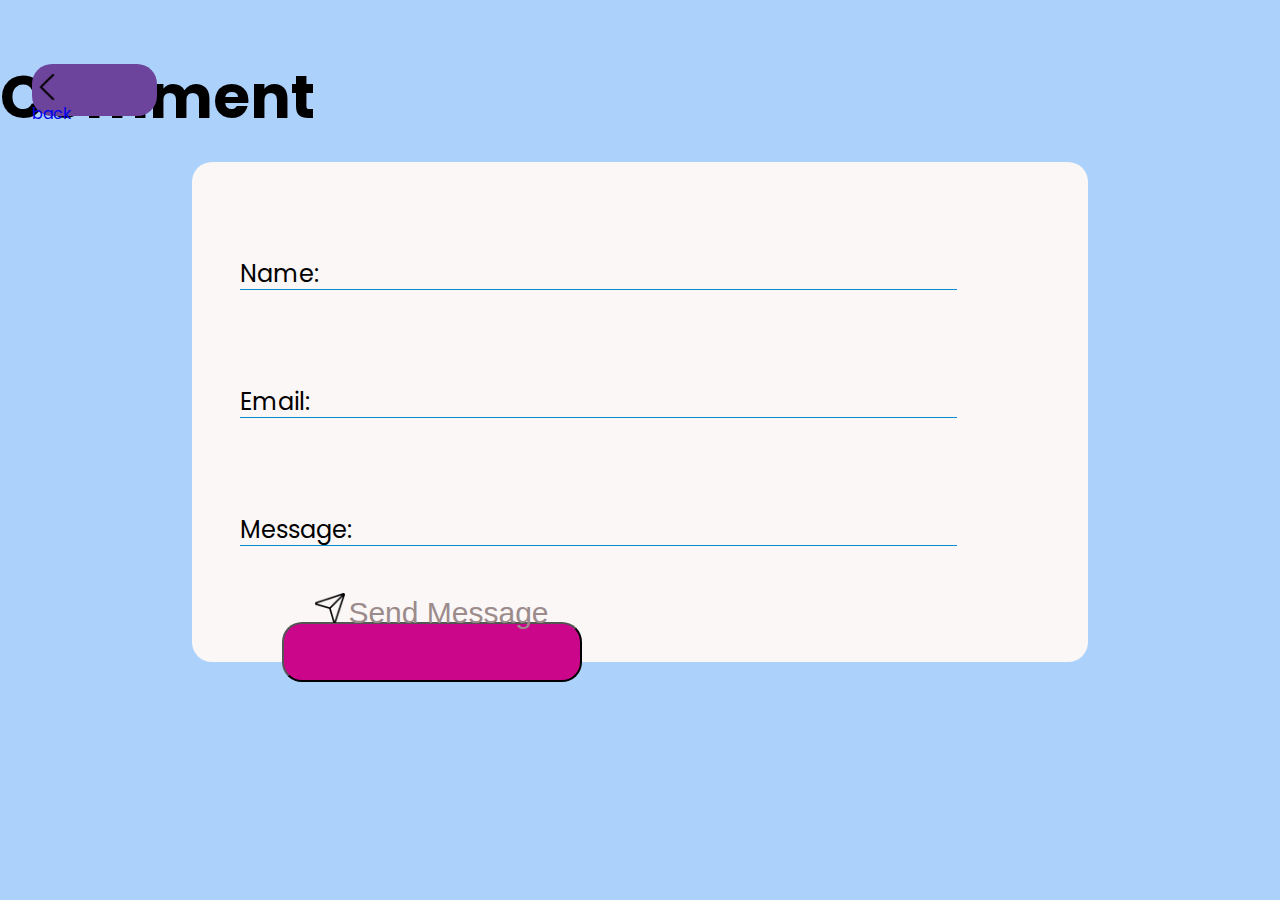
<file: comment.html>
<!DOCTYPE html>
<html lang="en">
<head>
    <meta charset="UTF-8">
    <meta name="viewport" content="width=device-width, initial-scale=1.0">
    <title>Careers related IT</title>
    <!-- link logo Website -->
    <link rel="shortcut icon" href="./Picture/icon.png" type="image/x-icon">
    <!-- link css ana Botstrap css -->
    <link rel="stylesheet" href="Style.css">
    <link href="https://cdn.jsdelivr.net/npm/bootstrap@5.0.2/dist/css/bootstrap.min.css" rel="stylesheet" integrity="sha384-EVSTQN3/azprG1Anm3QDgpJLIm9Nao0Yz1ztcQTwFspd3yD65VohhpuuCOmLASjC" crossorigin="anonymous">
    <!-- Link Bootstrap Javascript -->
    <script src="https://cdn.jsdelivr.net/npm/bootstrap@5.0.2/dist/js/bootstrap.bundle.min.js" integrity="sha384-MrcW6ZMFYlzcLA8Nl+NtUVF0sA7MsXsP1UyJoMp4YLEuNSfAP+JcXn/tWtIaxVXM" crossorigin="anonymous"></script>
</head>
<body>
    <nav id="comment">
        <a href="./Indxe.html">
            <div class="arrow d-flex">
                <img src="./Picture/picture arrow.png" alt="">
                <p class="fs-3 text-white">back</p>
            </div>
        </a>
        <div class="sec-logo text-center mt-5">
            <h1>Comment</h1>
        </div>
        <form class="box-login">
            <div class="user-box">
               <input type="name" name="" required="">
               <label for="name">Name:</label>
            </div>
            <div class="user-box">
               <input type="name" name="email" required="">
               <label for="name">Email:</label>
            </div>
            <div class="user-box">
               <input type="name" name="" required="">
               <label for="name">Message:</label>
            </div>
            <button class="send">
                <img src="./Picture/send.png" alt="">
                <a href="" class="message">Send Message</a>
            </button>
        </form>
    </nav>
</body>
</html>
</file>
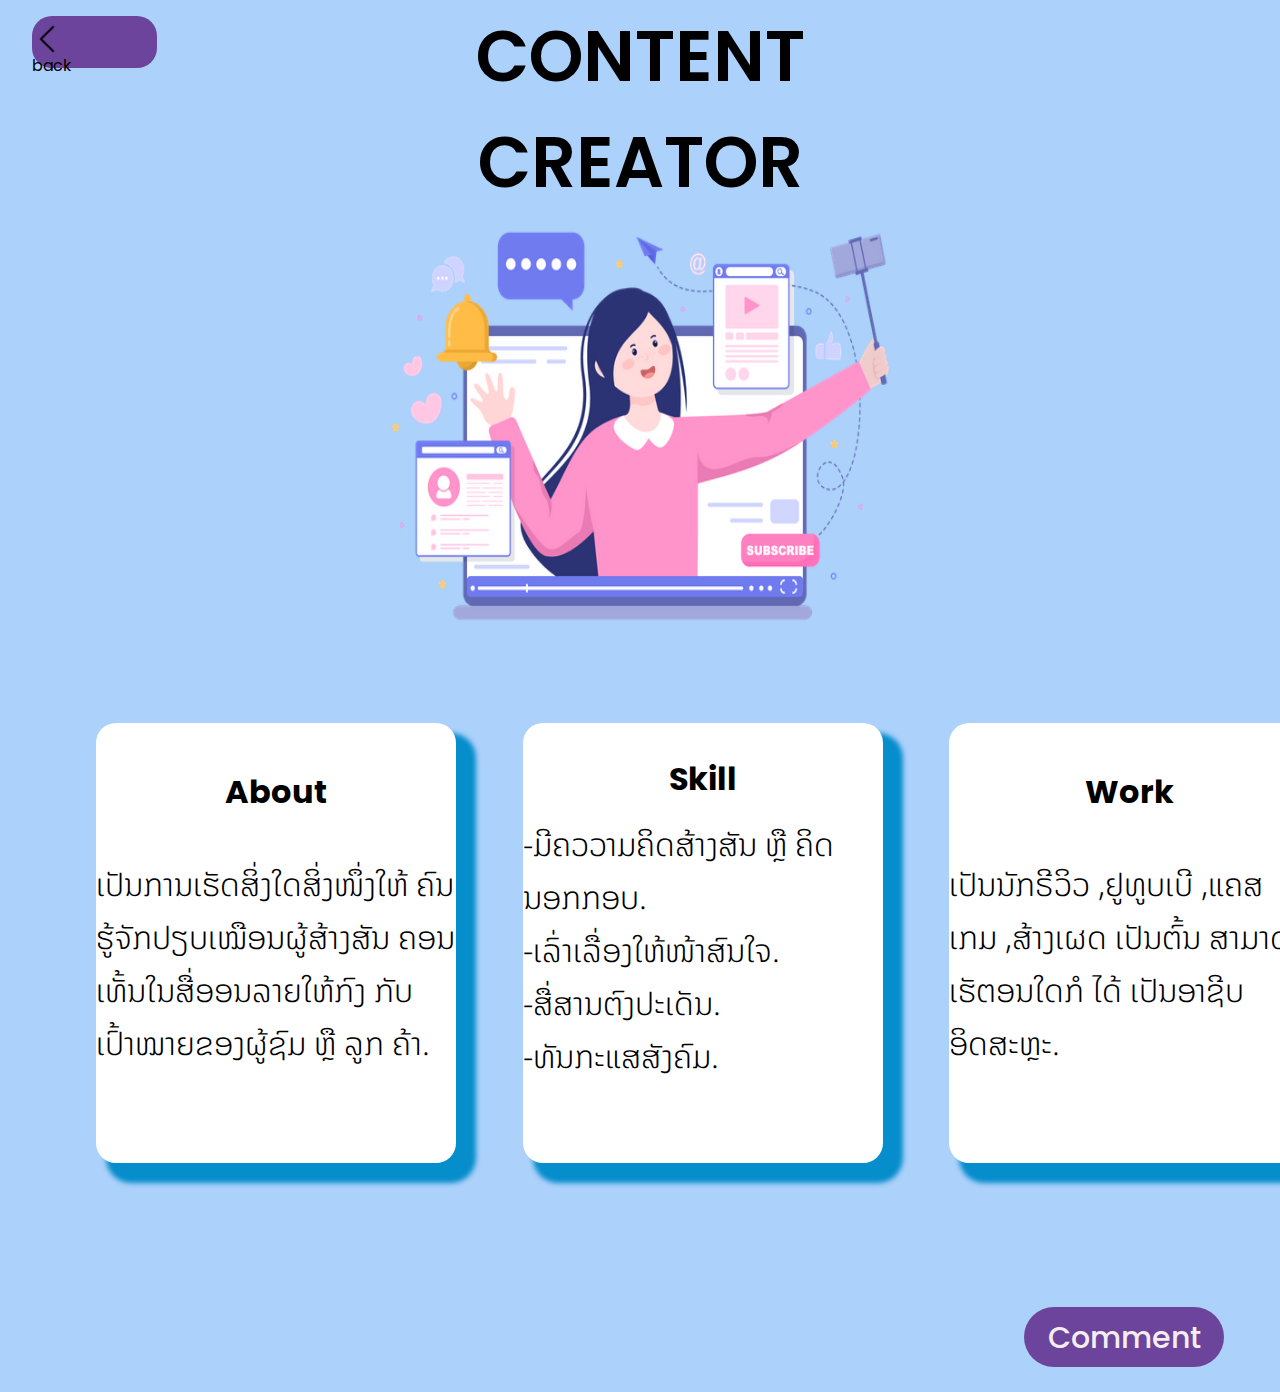
<file: Careers/Conten.html>
<!DOCTYPE html>
<html lang="en">
<head>
    <meta charset="UTF-8">
    <meta name="viewport" content="width=device-width, initial-scale=1.0">
    <title>Careers related IT</title>
    <!-- link logo Website -->
    <link rel="shortcut icon" href="../Picture/icon.png" type="image/x-icon">
    <!-- link css ana Botstrap css -->
    <link rel="stylesheet" href="../Style.css">
    <link href="https://cdn.jsdelivr.net/npm/bootstrap@5.0.2/dist/css/bootstrap.min.css" rel="stylesheet" integrity="sha384-EVSTQN3/azprG1Anm3QDgpJLIm9Nao0Yz1ztcQTwFspd3yD65VohhpuuCOmLASjC" crossorigin="anonymous">
    <!-- Link Bootstrap Javascript -->
    <script src="https://cdn.jsdelivr.net/npm/bootstrap@5.0.2/dist/js/bootstrap.bundle.min.js" integrity="sha384-MrcW6ZMFYlzcLA8Nl+NtUVF0sA7MsXsP1UyJoMp4YLEuNSfAP+JcXn/tWtIaxVXM" crossorigin="anonymous"></script>
</head>
<body>
    <section id="content">
        <div class="arrow ms-3 mt-6 d-flex" onclick="location.href = '../Indxe.html'">
            <img src="../Picture/picture arrow.png" alt="">
            <p class="fs-3 text-white">back</p>
        </div>
        <div class="section d-flex">
            <div class="picture-name">
                <h1>CONTENT<br>CREATOR</h1>
            </div>
            <div class="picture">
                <img src="../Picture/contact.webp" alt="">
            </div>
        </div>
        <div class="box-contact">
            <div class="box-1">
                <h1 class="pt-4">About</h1>
                <p class="document start ms-3">
                    ເປັນການເຮັດສິ່ງໃດສິ່ງໜຶ່ງໃຫ້
                    ຄົນຮູ້ຈັກປຽບເໝືອນຜູ້ສ້າງສັນ
                    ຄອນເທັ້ນໃນສື່ອອນລາຍໃຫ້ກົງ
                    ກັບເປົ້າໝາຍຂອງຜູ້ຊົມ ຫຼື ລູກ
                    ຄ້າ.
                </p>
            </div>
            <div class="box-1">
                <h1 class="pt-4">Skill</h1>
                <p class="document start ms-3">
                    -ມີຄວວາມຄິດສ້າງສັນ ຫຼື ຄິດ
                    ນອກກອບ. <br>
                    -ເລົ່າເລື່ອງໃຫ້ໜ້າສົນໃຈ. <br>
                    -ສື່ສານຕົງປະເດັນ. <br>
                    -ທັນກະແສສັງຄົມ.
                </p>
            </div>
            <div class="box-1">
                <h1 class="pt-4">Work</h1>
                <p class="document start pb-5 ms-3">
                    ເປັນນັກຣີວິວ
                    ,ຢູທູບເບີ
                    ,ແຄສເກມ
                    ,ສ້າງເຜດ
                    ເປັນຕົ້ນ ສາມາດເຮັຕອນໃດກໍ
                    ໄດ້ ເປັນອາຊີບອິດສະຫຼະ.
                </p>
            </div>
        </div>
        <div class="comment">
            <a href="/comment.html">Comment</a>
        </div>
    </section>
</body>
</html>
</file>
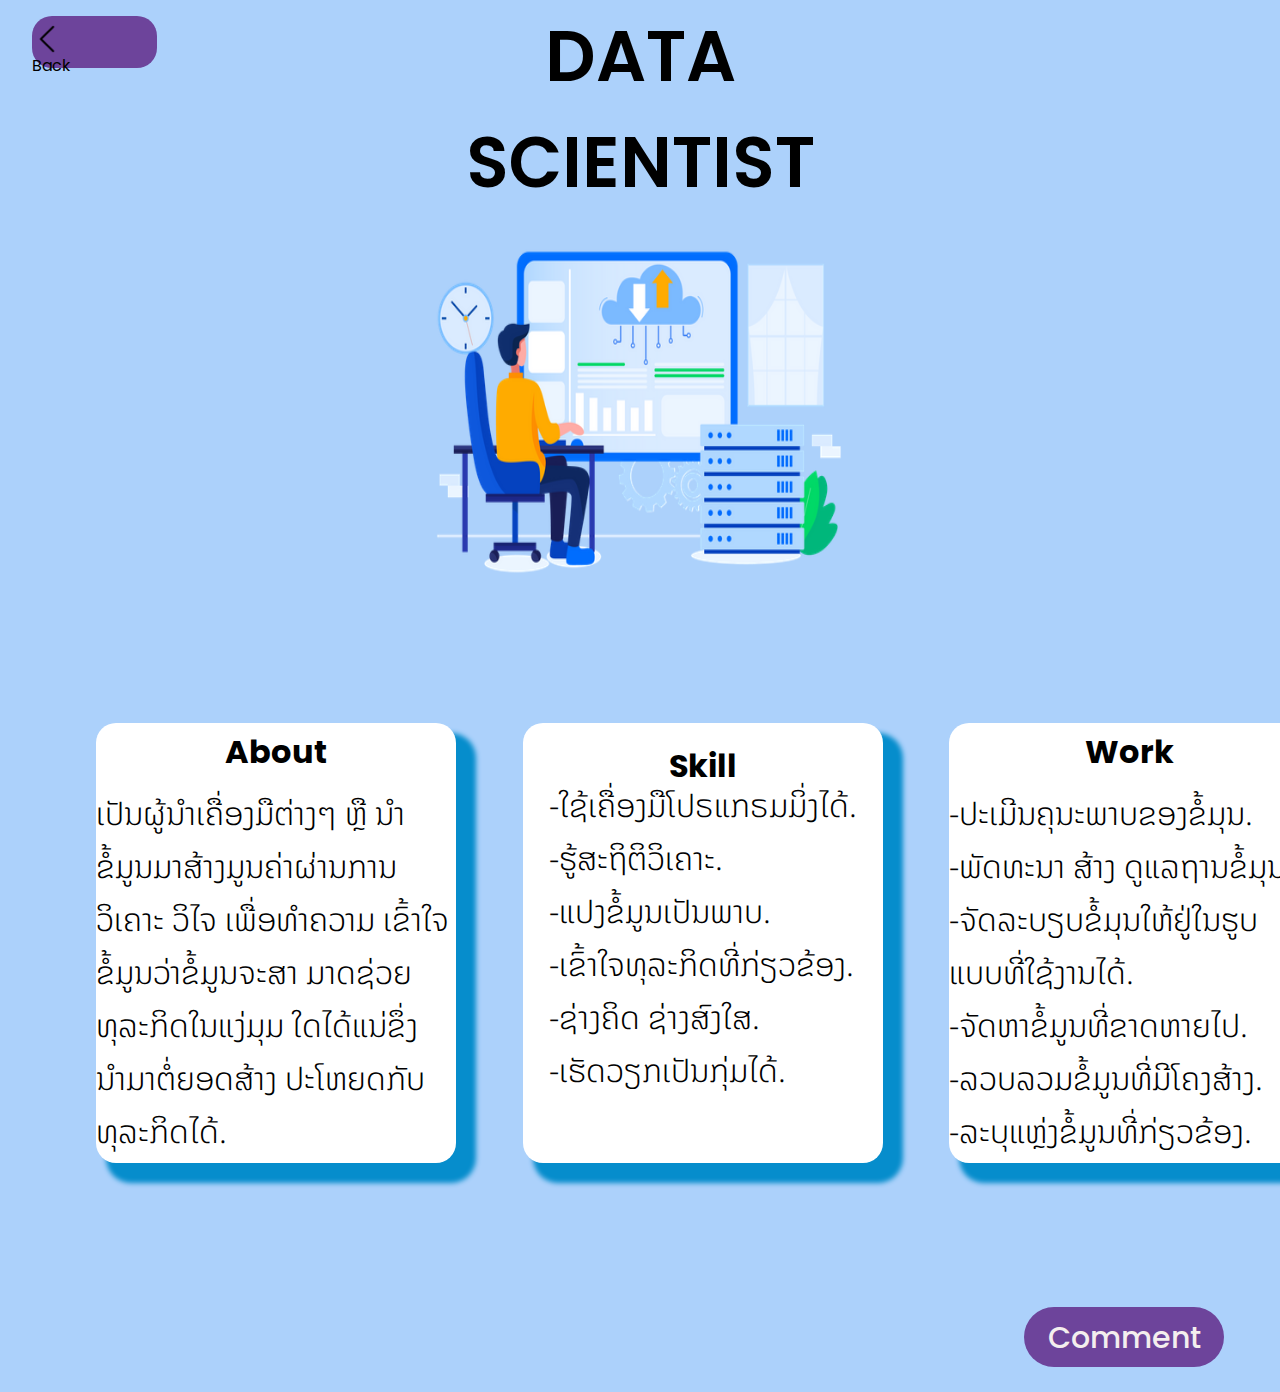
<file: Careers/Data.html>
<!DOCTYPE html>
<html lang="en">
<head>
    <meta charset="UTF-8">
    <meta name="viewport" content="width=device-width, initial-scale=1.0">
    <title>Careers related IT</title>
    <!-- link logo Website -->
    <link rel="shortcut icon" href="../Picture/icon.png" type="image/x-icon">
    <!-- link css ana Botstrap css -->
    <link rel="stylesheet" href="../Style.css">
    <link href="https://cdn.jsdelivr.net/npm/bootstrap@5.0.2/dist/css/bootstrap.min.css" rel="stylesheet" integrity="sha384-EVSTQN3/azprG1Anm3QDgpJLIm9Nao0Yz1ztcQTwFspd3yD65VohhpuuCOmLASjC" crossorigin="anonymous">
    <!-- Link Bootstrap Javascript -->
    <script src="https://cdn.jsdelivr.net/npm/bootstrap@5.0.2/dist/js/bootstrap.bundle.min.js" integrity="sha384-MrcW6ZMFYlzcLA8Nl+NtUVF0sA7MsXsP1UyJoMp4YLEuNSfAP+JcXn/tWtIaxVXM" crossorigin="anonymous"></script>
</head>
<body>
    <section id="data">
        <div class="arrow ms-3 mt-6 d-flex" onclick="location.href = '../Indxe.html'">
            <img src="../Picture/picture arrow.png" alt="">
            <p class="fs-3 text-white">Back</p>
        </div>
        <div class="section d-flex">
            <div class="picture-name">
                <h1>DATA <br> SCIENTIST</h1>
            </div>
            <div class="picture">
                <img src="../Picture/data.png" alt="">
            </div>
        </div>
        <div class="box-contact">
            <div class="box-1">
                <h1 class="pt-4">About</h1>
                <p class="document ms-3">
                    ເປັນຜູ້ນຳເຄື່ອງມືຕ່າງໆ ຫຼື ນຳ
                    ຂໍ້ມູນມາສ້າງມູນຄ່າຜ່ານການ
                    ວິເຄາະ ວິໄຈ ເພື່ອທຳຄວາມ
                    ເຂົ້າໃຈຂໍ້ມູນວ່າຂໍ້ມູນຈະສາ
                    ມາດຊ່ວຍທຸລະກິດໃນແງ່ມຸມ
                    ໃດໄດ້ແນ່ຂຶ່ງນຳມາຕໍ່ຍອດສ້າງ
                    ປະໂຫຍດກັບທຸລະກິດໄດ້.
                </p>
            </div>
            <div class="box-1">
                <h1>Skill</h1>
                <p class="document start ms-3">
                    -ໃຊ້ເຄື່ອງມືໂປຣແກຣມມິ່ງໄດ້. <br>
                    -ຮູ້ສະຖິຕິວິເຄາະ. <br>
                    -ແປງຂໍ້ມູນເປັນພາບ. <br>
                    -ເຂົ້າໃຈທຸລະກິດທີ່ກ່ຽວຂ້ອງ. <br>
                    -ຊ່າງຄິດ ຊ່າງສົງໃສ. <br>
                    -ເຮັດວຽກເປັນກຸ່ມໄດ້.
                </p>
            </div>
            <div class="box-1">
                <h1>Work</h1>
                <p class="document ms-2">
                    -ປະເມີນຄຸນະພາບຂອງຂໍ້ມຸນ. <br>
                    -ພັດທະນາ ສ້າງ ດູແລຖານຂໍ້ມຸນ. <br>
                    -ຈັດລະບຽບຂໍ້ມຸນໃຫ້ຢູ່ໃນຮູບ
                    ແບບທີ່ໃຊ້ງານໄດ້. <br>
                    -ຈັດຫາຂໍ້ມູນທີ່ຂາດຫາຍໄປ. <br>
                    -ລວບລວມຂໍ້ມູນທີ່ມີໂຄງສ້າງ. <br>
                    -ລະບຸແຫຼ່ງຂໍ້ມູນທີ່ກ່ຽວຂ້ອງ.
                </p>
            </div>
        </div>
        <div class="comment">
            <a href="/comment.html">Comment</a>
        </div>
    </section>
</body>
</html>
</file>
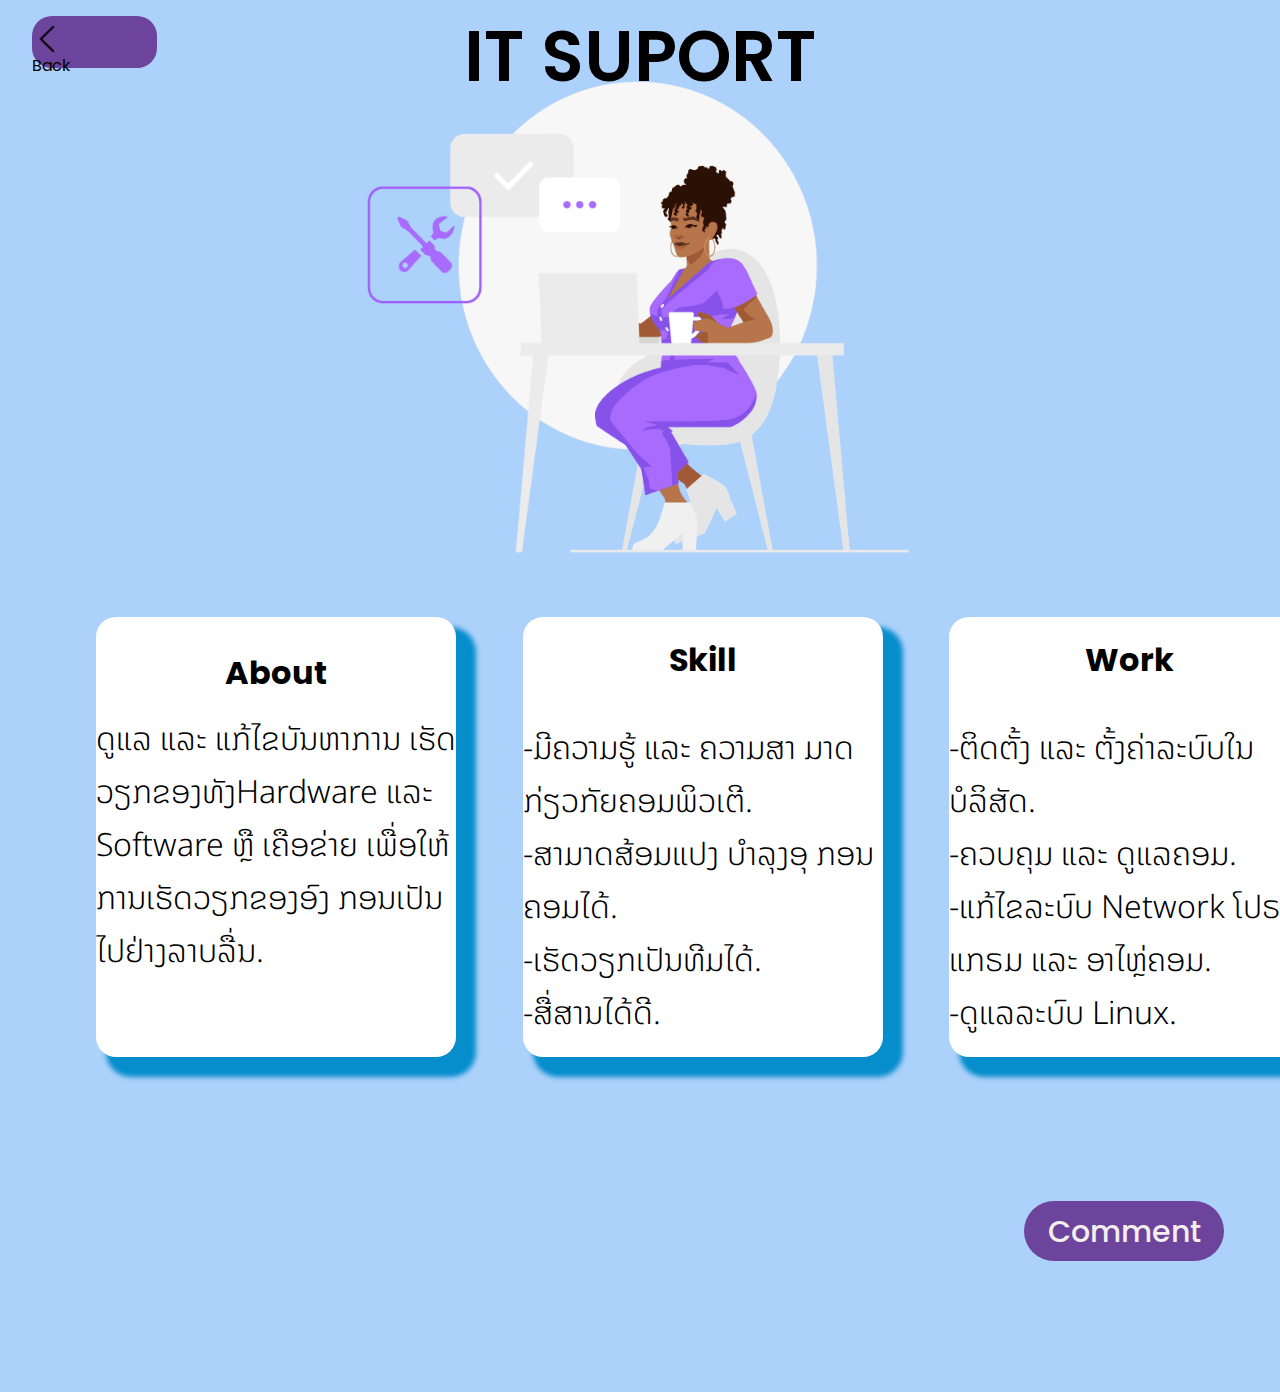
<file: Careers/IT suport.html>
<!DOCTYPE html>
<html lang="en">
<head>
    <meta charset="UTF-8">
    <meta name="viewport" content="width=device-width, initial-scale=1.0">
    <title>Career relared  IT</title>
    <!-- link logo Website -->
    <link rel="shortcut icon" href="../Picture/icon.png" type="image/x-icon">
    <!-- link css ana Botstrap css -->
    <link rel="stylesheet" href="../Style.css">
    <link href="https://cdn.jsdelivr.net/npm/bootstrap@5.0.2/dist/css/bootstrap.min.css" rel="stylesheet" integrity="sha384-EVSTQN3/azprG1Anm3QDgpJLIm9Nao0Yz1ztcQTwFspd3yD65VohhpuuCOmLASjC" crossorigin="anonymous">
    <!-- Link Bootstrap Javascript -->
    <script src="https://cdn.jsdelivr.net/npm/bootstrap@5.0.2/dist/js/bootstrap.bundle.min.js" integrity="sha384-MrcW6ZMFYlzcLA8Nl+NtUVF0sA7MsXsP1UyJoMp4YLEuNSfAP+JcXn/tWtIaxVXM" crossorigin="anonymous"></script>
</head>
<body>
    <section id="suport">
        <div class="arrow ms-3 mt-6 d-flex" onclick="location.href = '../Indxe.html'">
            <img src="../Picture/picture arrow.png" alt="">
            <p class="fs-3 text-white">Back</p>
        </div>
        <div class="section d-flex">
            <div class="picture-name">
                <h1>IT SUPORT</h1>
            </div>
            <div class="picture">
                <img src="../Picture/sup.png" alt="">
            </div>
        </div>
        <div class="box-contact">
            <div class="box-1">
                <h1 class="pt-4">About</h1>
                <p class="document start ms-3">
                    ດູແລ ແລະ ແກ້ໄຂບັນຫາການ
                    ເຮັດວຽກຂອງທັງHardware
                    ແລະ Software ຫຼື ເຄືອຂ່າຍ
                    ເພື່ອໃຫ້ການເຮັດວຽກຂອງອົງ
                    ກອນເປັນໄປຢ່າງລາບລື່ນ.
                </p>
            </div>
            <div class="box-1">
                <h1 class="pt-4">Skill</h1>
                <p class="document pb-4 ms-3">
                    -ມີຄວາມຮູ້ ແລະ ຄວາມສາ
                    ມາດກ່ຽວກັຍຄອມພິວເຕີ. <br>
                    -ສາມາດສ້ອມແປງ ບຳລຸງອຸ
                    ກອນຄອມໄດ້. <br>
                    -ເຮັດວຽກເປັນທີມໄດ້. <br>
                    -ສື່ສານໄດ້ດີ.
                </p>
            </div>
            <div class="box-1">
                <h1 class="pt-4">Work</h1>
                <p class="document pb-4 ms-3">
                    -ຕິດຕັ້ງ ແລະ ຕັ້ງຄ່າລະບົບໃນ
                    ບໍລິສັດ. <br>
                    -ຄວບຄຸມ ແລະ ດູແລຄອມ. <br>
                    -ແກ້ໄຂລະບົບ Network ໂປຣແກຣມ ແລະ ອາໄຫຼ່ຄອມ. <br>
                    -ດູແລລະບົບ Linux.
                </p>
            </div>
        </div>
        <div class="comment">
            <a href="/comment.html">Comment</a>
        </div>
    </section>
</body>
</html>
</file>
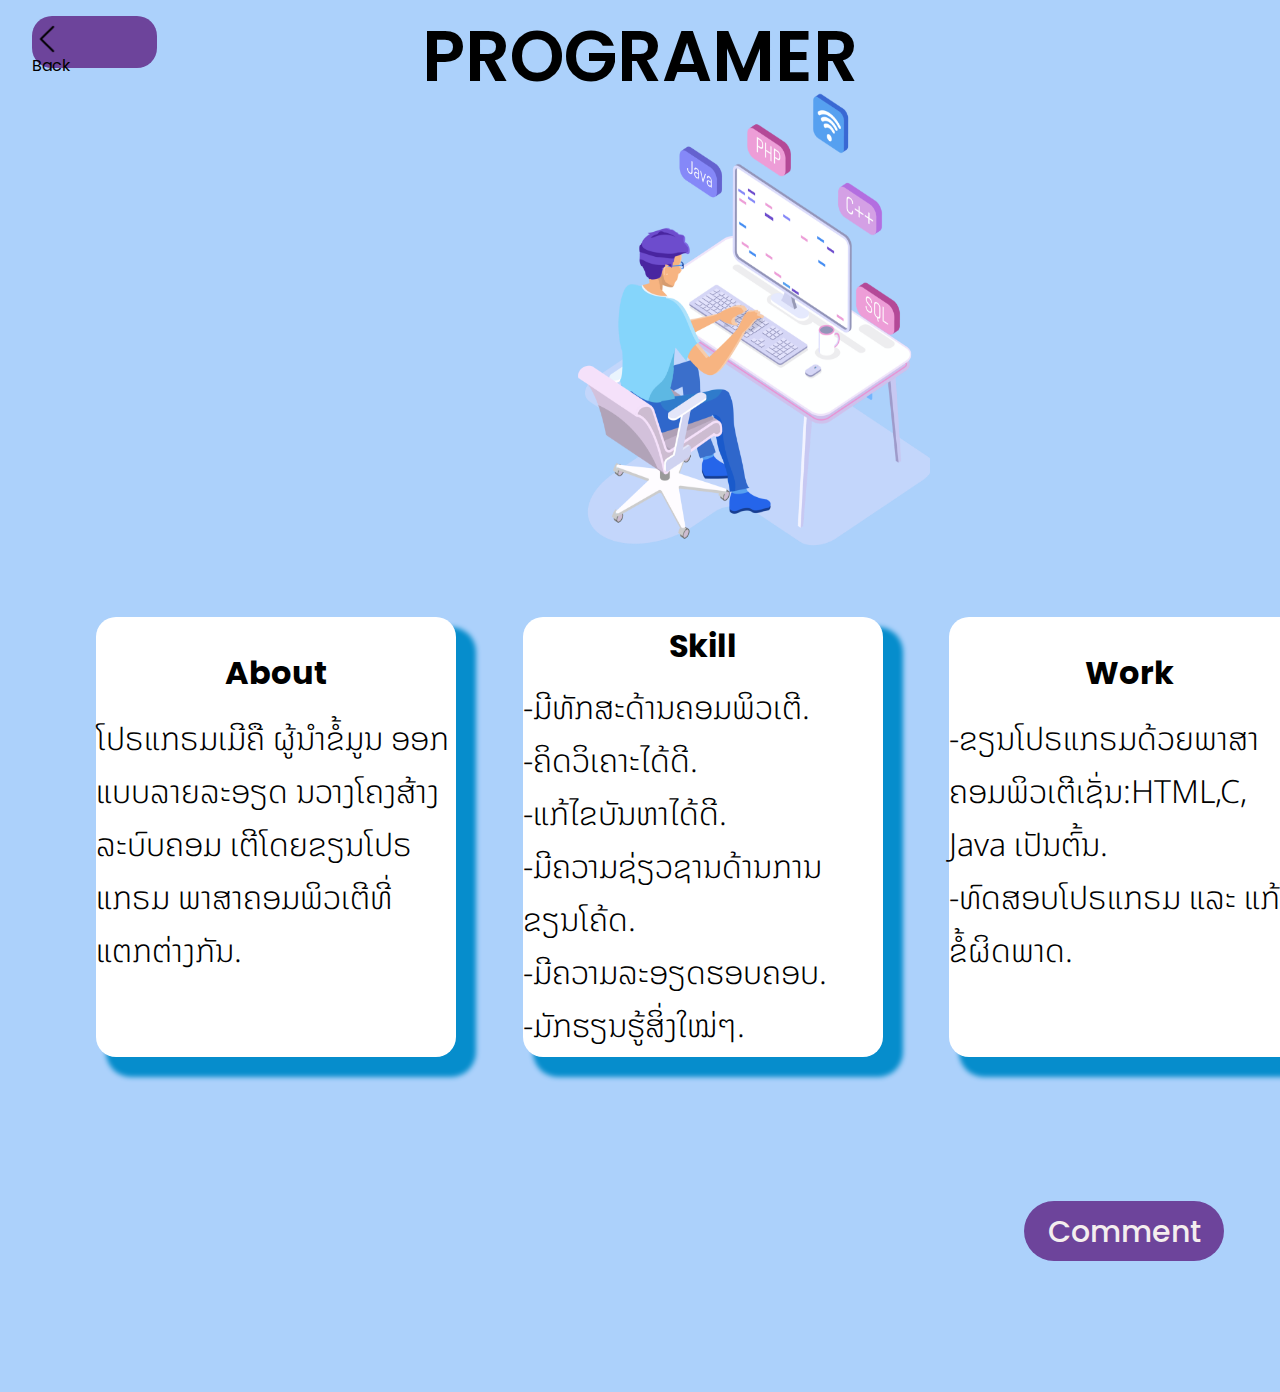
<file: Careers/Programer.html>
<!DOCTYPE html>
<html lang="en">
<head>
    <meta charset="UTF-8">
    <meta name="viewport" content="width=device-width, initial-scale=1.0">
    <title>Careers related IT</title>
    <!-- link logo Website -->
    <link rel="shortcut icon" href="../Picture/icon.png" type="image/x-icon">
    <!-- link css ana Botstrap css -->
    <link rel="stylesheet" href="../Style.css">
    <link href="https://cdn.jsdelivr.net/npm/bootstrap@5.0.2/dist/css/bootstrap.min.css" rel="stylesheet" integrity="sha384-EVSTQN3/azprG1Anm3QDgpJLIm9Nao0Yz1ztcQTwFspd3yD65VohhpuuCOmLASjC" crossorigin="anonymous">
    <!-- Link Bootstrap Javascript -->
    <script src="https://cdn.jsdelivr.net/npm/bootstrap@5.0.2/dist/js/bootstrap.bundle.min.js" integrity="sha384-MrcW6ZMFYlzcLA8Nl+NtUVF0sA7MsXsP1UyJoMp4YLEuNSfAP+JcXn/tWtIaxVXM" crossorigin="anonymous"></script>
</head>
<body>
    <section id="porgramer">
        <div class="arrow ms-3 mt-6 d-flex" onclick="location.href = '../Indxe.html'">
            <img src="../Picture/picture arrow.png" alt="">
            <p class="fs-3 text-white">Back</p>
        </div>
        <div class="section d-flex">
            <div class="picture-name">
                <h1>PROGRAMER</h1>
            </div>
            <div class="picture">
                <img src="../Picture/programe.webp" alt="">
            </div>
        </div>
        <div class="box-contact">
            <div class="box-1">
                <h1 class="pt-4">About</h1>
                <p class="document start ms-4">
                    ໂປຣແກຣມເມີຄື ຜູ້ນຳຂໍ້ມູນ
                    ອອກແບບລາຍລະອຽດ
                    ນວາງໂຄງສ້າງລະບົບຄອມ
                    ເຕີໂດຍຂຽນໂປຣແກຣມ
                    ພາສາຄອມພິວເຕີທີ່ແຕກຕ່າງກັນ.
                </p>
            </div>
            <div class="box-1">
                <h1 class="pt-5">Skill</h1>
                <p class="document ms-3">
                    -ມີທັກສະດ້ານຄອມພິວເຕີ. <br>
                    -ຄິດວິເຄາະໄດ້ດີ. <br>
                    -ແກ້ໄຂບັນຫາໄດ້ດີ. <br>
                    -ມີຄວາມຊ່ຽວຊານດ້ານການ
                     ຂຽນໂຄ້ດ. <br>
                    -ມີຄວາມລະອຽດຮອບຄອບ. <br>
                    -ມັກຮຽນຮູ້ສິ່ງໃໝ່ໆ.
                </p>
            </div>
            <div class="box-1">
                <h1 class="pt-4">Work</h1>
                <p class="document start ms-3">
                    -ຂຽນໂປຣແກຣມດ້ວຍພາສາ
                    ຄອມພິວເຕີເຊັ່ນ:HTML,C,
                    Java ເປັນຕົ້ນ. <br>
                    -ທົດສອບໂປຣແກຣມ ແລະ 
                    ແກ້ໄຂຂໍ້ຜິດພາດ.
                </p>
            </div>
        </div>
        <div class="comment">
            <a href="/comment.html">Comment</a>
        </div>
    </section>
</body>
</html>
</file>
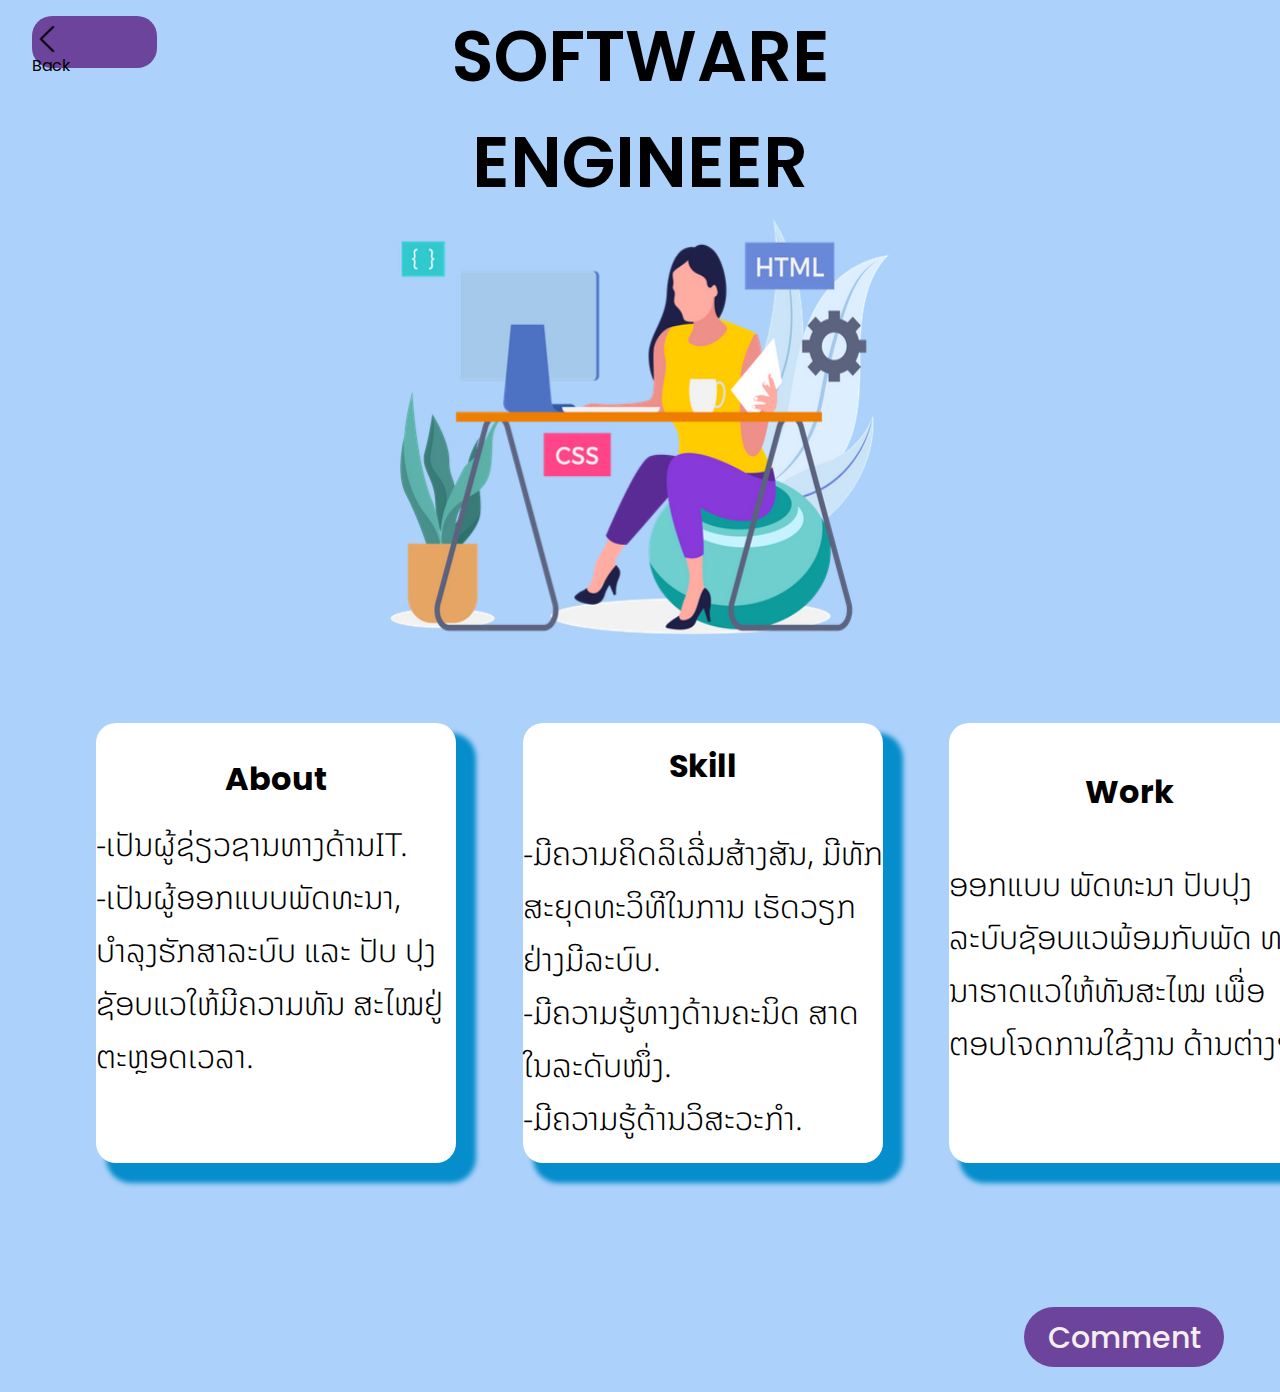
<file: Careers/Software.html>
<!DOCTYPE html>
<html lang="en">
<head>
    <meta charset="UTF-8">
    <meta name="viewport" content="width=device-width, initial-scale=1.0">
    <title>Careers related IT</title>
    <!-- link logo Website -->
    <link rel="shortcut icon" href="../Picture/icon.png" type="image/x-icon">
    <!-- link css ana Botstrap css -->
    <link rel="stylesheet" href="../Style.css">
    <link href="https://cdn.jsdelivr.net/npm/bootstrap@5.0.2/dist/css/bootstrap.min.css" rel="stylesheet" integrity="sha384-EVSTQN3/azprG1Anm3QDgpJLIm9Nao0Yz1ztcQTwFspd3yD65VohhpuuCOmLASjC" crossorigin="anonymous">
    <!-- Link Bootstrap Javascript -->
    <script src="https://cdn.jsdelivr.net/npm/bootstrap@5.0.2/dist/js/bootstrap.bundle.min.js" integrity="sha384-MrcW6ZMFYlzcLA8Nl+NtUVF0sA7MsXsP1UyJoMp4YLEuNSfAP+JcXn/tWtIaxVXM" crossorigin="anonymous"></script>
</head>
<body>
    <section id="soft">
        <div class="arrow ms-3 mt-6 d-flex" onclick="location.href = '../index.html'">
            <img src="../Picture/picture arrow.png" alt="">
            <p class="fs-3 text-white">Back</p>
        </div>
        <div class="section d-flex">
            <div class="picture-name">
                <h1>SOFTWARE <br>ENGINEER</h1>
            </div>
            <div class="picture">
                <img src="../Picture/software2.webp" alt="">
            </div>
        </div>
        <div class="box-contact">
            <div class="box-1">
                <h1>About</h1>
                <p class="document start pb-4 ms-3">
                    -ເປັນຜູ້ຊ່ຽວຊານທາງດ້ານIT.
                    -ເປັນຜູ້ອອກແບບພັດທະນາ, 
                    ບຳລຸງຮັກສາລະບົບ ແລະ ປັບ
                    ປຸງຊັອບແວໃຫ້ມີຄວາມທັນ
                    ສະໄໝຢູ່ຕະຫຼອດເວລາ.
                </p>
            </div>
            <div class="box-1">
                <h1 class="pt-4">Skill</h1>
                <p class="document pb-5 ms-3">
                    -ມີຄວາມຄິດລິເລີ່ມສ້າງສັນ,
                    ມີທັກສະຍຸດທະວິທີໃນການ
                    ເຮັດວຽກຢ່າງມີລະບົບ. <br>
                    -ມີຄວາມຮູ້ທາງດ້ານຄະນິດ
                    ສາດໃນລະດັບໜຶ່ງ. <br>
                    -ມີຄວາມຮູ້ດ້ານວິສະວະກຳ.
                </p>
            </div>
            <div class="box-1">
                <h1>Work</h1>
                <p class="document start pb-5 mb-1 ms-3">
                    ອອກແບບ ພັດທະນາ ປັບປຸງ
                    ລະບົບຊັອບແວພ້ອມກັບພັດ
                    ທະນາຮາດແວໃຫ້ທັນສະໄໝ
                    ເພື່ອຕອບໂຈດການໃຊ້ງານ
                    ດ້ານຕ່າງໆ. 
                </p>
            </div>
        </div>
        <div class="comment">
            <a href="/comment.html">Comment</a>
        </div>
    </section>
</body>
</html>
</file>
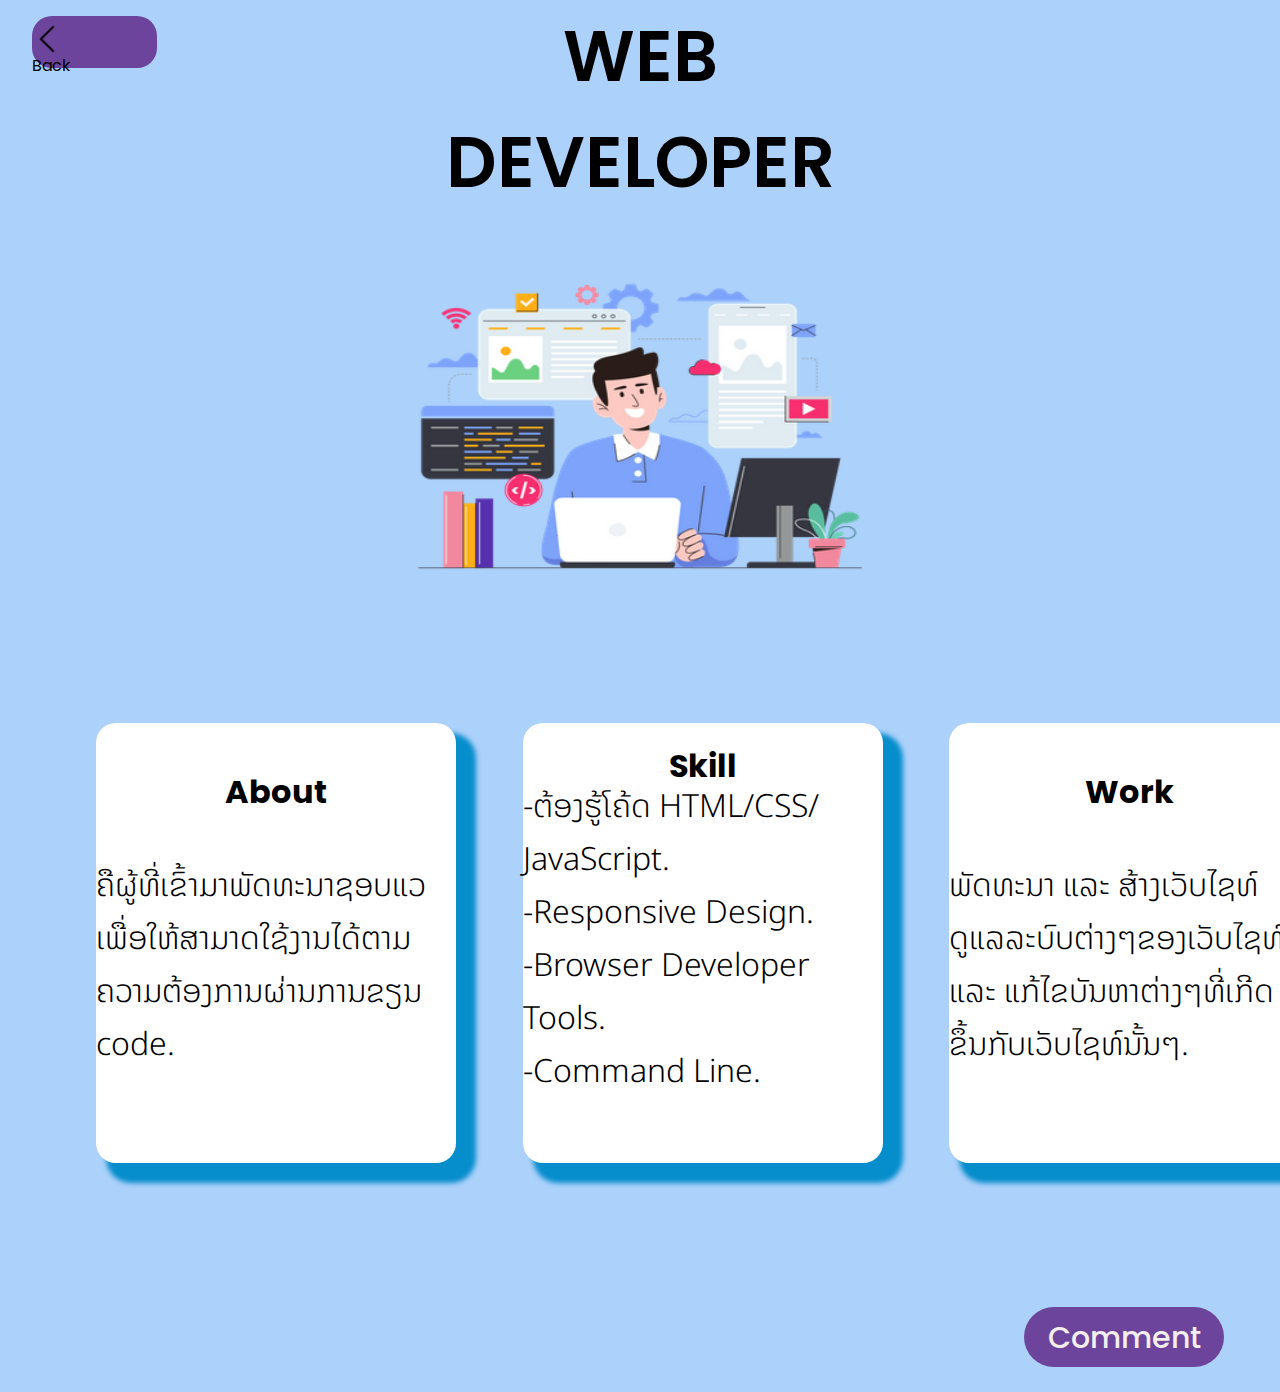
<file: Careers/Web Deverloper.html>
<!DOCTYPE html>
<html lang="en">
<head>
    <meta charset="UTF-8">
    <meta name="viewport" content="width=device-width, initial-scale=1.0">
    <title>Careers related IT</title>
    <!-- link logo Website -->
    <link rel="shortcut icon" href="../Picture/icon.png" type="image/x-icon">
    <!-- link css ana Botstrap css -->
    <link rel="stylesheet" href="../Style.css">
    <link href="https://cdn.jsdelivr.net/npm/bootstrap@5.0.2/dist/css/bootstrap.min.css" rel="stylesheet" integrity="sha384-EVSTQN3/azprG1Anm3QDgpJLIm9Nao0Yz1ztcQTwFspd3yD65VohhpuuCOmLASjC" crossorigin="anonymous">
    <!-- Link Bootstrap Javascript -->
    <script src="https://cdn.jsdelivr.net/npm/bootstrap@5.0.2/dist/js/bootstrap.bundle.min.js" integrity="sha384-MrcW6ZMFYlzcLA8Nl+NtUVF0sA7MsXsP1UyJoMp4YLEuNSfAP+JcXn/tWtIaxVXM" crossorigin="anonymous"></script>
</head>
<body>
    <section id="web">
        <div class="arrow ms-3 mt-6 d-flex" onclick="location.href = '../index.html'">
            <img src="../Picture/picture arrow.png" alt="">
            <p class="fs-3 text-white">Back</p>
        </div>
        <div class="section d-flex">
            <div class="picture-name">
                <h1>WEB<br>DEVELOPER</h1>
            </div>
            <div class="picture">
                <img src="../Picture/web de.webp" alt="">
            </div>
        </div>
        <div class="box-contact">
            <div class="box-1">
                <h1 class="pt-4">About</h1>
                <p class="document start pb-5 ms-3">
                    ຄືຜູ້ທີ່ເຂົ້າມາພັດທະນາຊອບແວ
                    ເພື່ອໃຫ້ສາມາດໃຊ້ງານໄດ້ຕາມ
                    ຄວາມຕ້ອງການຜ່ານການຂຽນ
                    code.
                </p>
            </div>
            <div class="box-1">
                <h1 class="pt-4">Skill</h1>
                <p class="document start pt-5 ms-3">
                    -ຕ້ອງຮູ້ໂຄ້ດ HTML/CSS/
                    JavaScript. <br>
                    -Responsive Design. <br>
                    -Browser Developer
                    Tools. <br>
                    -Command Line.
                </p>
            </div>
            <div class="box-1">
                <h1>Work</h1>
                <p class="document start pb-5 ms-3">
                    ພັດທະນາ ແລະ ສ້າງເວັບໄຊທ໌
                    ດູແລລະບົບຕ່າງໆຂອງເວັບໄຊທ໌
                    ແລະ ແກ້ໄຂບັນຫາຕ່າງໆທີ່ເກີດ
                    ຂຶ້ນກັບເວັບໄຊທ໌ນັ້ນໆ.
                </p>
            </div>
        </div>
        <div class="comment">
            <a href="/comment.html">Comment</a>
        </div>
    </section>
</body>
</html>
</file>
<file: Style.css>
/* Link font */
@import url('https://fonts.googleapis.com/css2?family=Jolly+Lodger&family=Labrada&family=Lato&family=Noto+Sans:ital,wght@0,200;0,500;1,300;1,600&family=Orbitron&family=Permanent+Marker&family=Poppins:ital,wght@0,400;0,500;1,300&family=Roboto+Mono:ital,wght@1,300;1,400;1,500;1,600&display=swap');
@import url('https://fonts.googleapis.com/css2?family=Labrada&family=Lato&family=Noto+Sans+Lao:wght@300;500;600&family=Noto+Sans:ital,wght@0,200;0,500;1,300;1,600&family=Orbitron&family=Permanent+Marker&family=Poppins:ital,wght@0,400;0,500;1,300&family=Roboto+Mono:ital,wght@1,300;1,400;1,500;1,600&display=swap');

/* GNERAL */

*{
    padding: 0 !important;
    margin: 0 !important;
    text-decoration: none !important;
    list-style: none !important;
    box-sizing: border-box !important;
}

/* HTML BODY */

html{
    scroll-behavior: smooth;
}

body{
    font-family: 'Poppins' , sans-serif;
    height: 100vh;
}




/* HOME HEADER */
header{
    height: 100vh;
    width: 1400px;
    background-image: url(./Picture/background.jpg);
    background-size: cover;
    background-repeat: no-repeat;
}


.menu-liste {
    width: 1440px;
    display: flex;
    justify-content: center;
    gap: 6rem;
    align-items: center;
    background-color: #6D449B;
    width: 1790px;
    height: 10vh;
}

.menu-liste a {
    font-size: 1.5rem;
    font-weight: 600;
    color: #fff;
    transition: all 0.5s ease-in-out;
}

.menu-liste a:hover {
    border-bottom: 3px solid #000;
    color: rgb(0, 17, 255);
}


.element{
    width: 100%;
    height: 30vh;
    position: absolute;
    bottom: 0;
    top: 10rem;
    right: 6rem;    
}
.element_2{
    position: relative;
    left: 3rem;
}

.element h1{
    font-size: 6rem;
    font-weight: 700;
}
.element_2 h2 {
    font-size: 4rem;
}



/* CAREERS SECTION */
section{
    position: relative;
    top: -3rem;
    background-color: #ACD1FB;
    width: 100%;
    height: 160vh;
}

.scetion-box {
    display: grid;
    grid-template-columns: 1fr 1fr 1fr;
    column-gap: 1rem;
    height: 140vh;
    width: 100%;
    row-gap: 5px;
    text-align: center;
    align-items: center;
}


.box{
    position: relative;
    left: 6rem;
    border-radius: 20px;
    width: 400px;
    height: 500px;
    background-color: #fff;
    transition: all 0.5s ease-in-out;
}
.box:hover{
    box-shadow:  15px 15px 15px 10px #068dcc;
    transform: translateY(-4px);
}

.box h1 {
    position: relative;
    top: 3rem;
    color: #000;
}
.sec-logo h1{
    font-size: 60px;
}
.img{
    width:30px;
    height: 30px;
}

.box img{
    position: relative;
    top: 3rem;
    width: 300px;
    height: 276px;
}



/* ELEMENT SECTIOM */

.section{
    align-items: center;
    text-align: center;
    justify-content: space-around;
}

.box-contact{
    display: grid;
    grid-template-columns: 1fr 1fr 1fr;
    width: 100%;
}

.box-1{
    position: relative;
    left: 6rem;
    display: grid;
    box-shadow:  15px 15px 5px 5px #068dcc;
    border-radius: 20px;
    background-color: #fff;  
    width: 360px;
    height: 440px;
    align-items: center;
    justify-content: center;
}
.box-1 h1 {
    text-align: center;
}
.document{
    font-size: 2rem;
    font-weight: 300;
    font-family: 'Noto Sans Lao', sans-serif;
}

.picture-name h1 {
    font-size: 70px;
    font-weight: 600;
}


.picture img{
    width: 580px;
    height: 500px;
    border-radius: 30px;
    transition: all 0.5s ease;
}


.start{
    position: relative;
    top: -3rem;
}


/* NAV COMMENT */

nav {
    height: 100vh;
    background-color:  #ACD1FB;
}

.box-login{
    position: relative;
    top: 30%;
    left: 50%;
    width: 70%;
    transform: translate(-50%,-50%);
    background-color: #fbf7f7;
    height: 500px;
    border-radius: 20px;
    line-height: 8rem;
    transition: all .5s ease;
}

.box-login:hover {
    box-shadow: 5px 6px 10px 10px #068dcc;
}


.user-box {
    position: relative;
    top: 3rem;
    left: 3rem;
}

.user-box input {
    width: 80%;
    height: 30px;
    font-size: 16px;
    margin-bottom: 30px;
    border: none;
    border-bottom: 1px solid #068dcc;
    outline: none;
    background: transparent;
}

.user-box label{
    position: absolute;
    top: 0;
    left: 0;
    padding: 10px 0;
    font-size: 1.5rem;
    pointer-events: none;
    transition: 0.5s;
}


.user-box input:focus ~ label,
.user-box input:valid ~ label{
    top: -50px;
    left: 0;
    color: #cc068a;
}


.send {
    position: relative;
    top: 3rem;
    left: 10%;
    width: 300px;
    text-align: center;
    align-items: center;
    height: 60px;
    border-radius: 20px;
    background-color: #cc068a;
    transition: all .5s ease;
}

.send:hover {
    box-shadow: 5px 3px 4px 3px #930464;
    transform: translateX(4px);
}

.send a ,img {
    text-align: center;
    position: relative;
    top: -2.5rem;
    font-size: 30px;
    color: #9c8b8b;
    transition: all 0.5s ease;
}

.send a:hover {
    color: #4f0436;
}

.send img {
    width: 30px;
}
.comment {
    background-color: #6D449B;
    position: relative;
    top: 10%;
    left: 80%;
    width: 200px;
    height: 60px;
    border-radius: 30px;
    text-align: center;
    transition: all .5s ease;
}

.comment a {
    position: relative;
    top: 0.5rem;
    font-size: 30px;
    font-weight: 500;
    color: #f4eeee;
    transition: all .5s ease;
}

.comment a:hover {
    color: #f4eeee;
}


.comment:hover{
    color: #0d0e0d;
    transform: translate(5px);
    box-shadow: 3px 3px 5px 5px #cc068a;
}



/* arrow */

.arrow {
    position: relative;
    left: 2rem;
    top: 4rem;
    background-color: #6D449B;
    border-radius: 20px;
    width: 125px;
    height: 52px;
    cursor: pointer;
    transition: all 0.5s ease-out;
}

.arrow:hover {
    background-color: rgb(22, 225, 100);

}

.arrow-1 {
    position: absolute;
    bottom: -2rem;
    right: 2rem;
}

.arrow-1 img {
    width: 50px;
    height: 50px;
    transition: all 0.5s ease;
}

.arrow-1 img:hover {
    transform: translateY(-5px);
    box-shadow: 0 0 10px 5px ;
}

.arrow img{
    position: relative;
    top: 0.5rem;
    width: 30px;
    height: 30px;
    color: #fff;
}



/* CONTACT FOOTER */

footer{
    position: relative;
    top: -3rem;
    background-color: #ACD1FB;
    height: 100vh;
}
.porfile-section{
    display: grid;
    grid-template-columns: 1fr 1fr 1fr;
    column-gap: 4rem;
    width: 100%;
}

.porfile1{
    text-align: center;
    position: relative;
    top: 8rem;
    height: 17vh;
}
a h1 {
    transition: all 0.3s ease;
    width: 100%;
}
a h1:hover {
    color: blue;
    transform: translateY(-5px);
}
.icon img {
    position: relative;
    left: 1.5rem;
    width: 60px;
    height: 60px;
}
</file>
